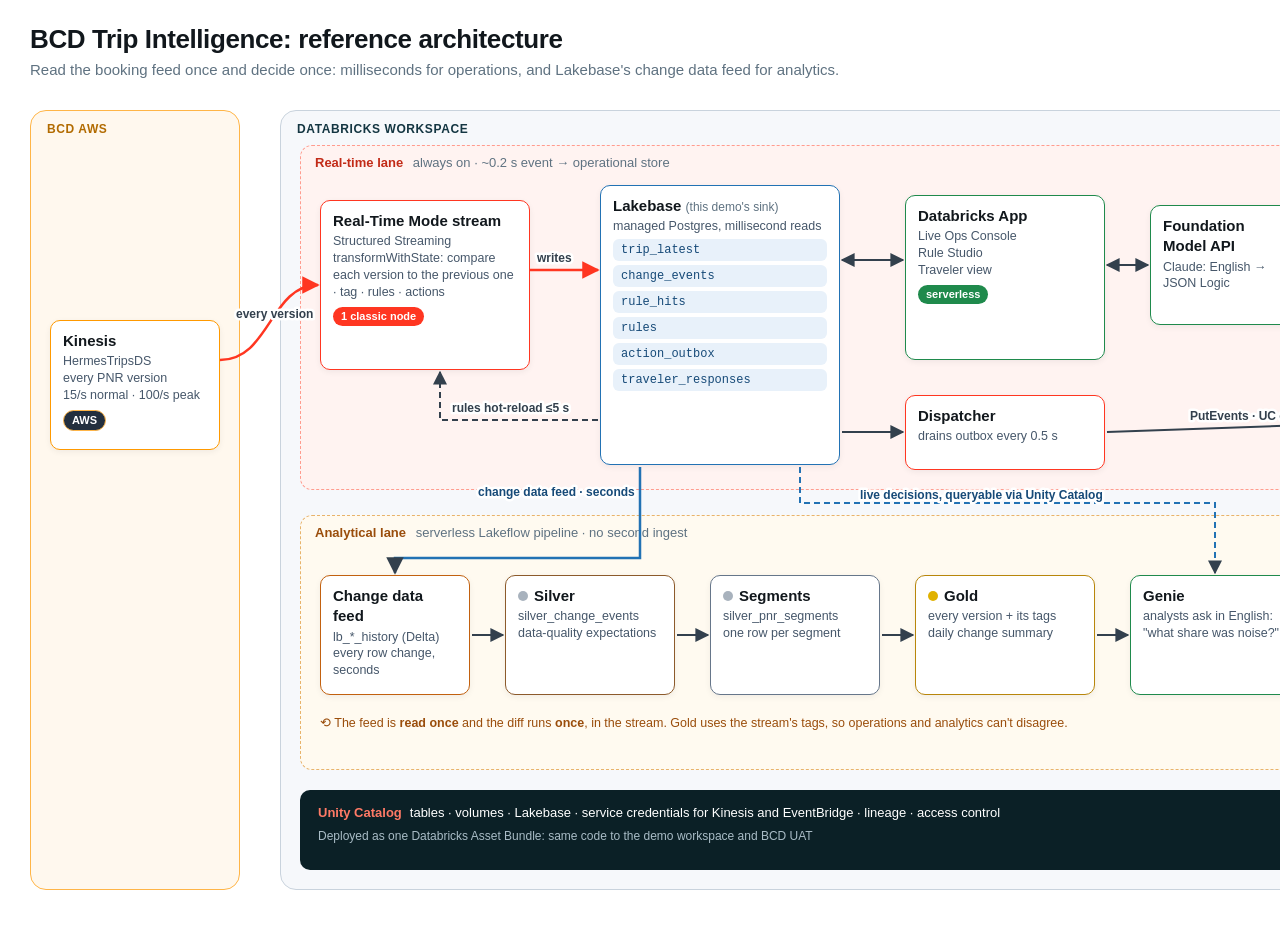
<file: docs/architecture/src/01_overview.html>
<!doctype html>
<html><head><meta charset="utf-8"><style>
  * { box-sizing: border-box; margin: 0; }
  body { width: 1600px; height: 940px; font: 14px/1.35 Inter, -apple-system, "Segoe UI", Roboto, sans-serif; color: #11171c; background: #fff; position: relative; }
  .abs { position: absolute; }
  h1 { position: absolute; left: 30px; top: 22px; font-size: 26px; letter-spacing: -.4px; }
  .lede { position: absolute; left: 30px; top: 60px; color: #5f7281; font-size: 15px; }
  .panel { position: absolute; border-radius: 16px; }
  .panel > .t { position: absolute; left: 16px; top: 10px; font-size: 12px; font-weight: 700; letter-spacing: .6px; text-transform: uppercase; }
  .aws { background: #fff8ee; border: 1.5px solid #ffb547; } .aws > .t { color: #b26b00; }
  .dbx { background: #f6f8fb; border: 1.5px solid #c9d3dd; } .dbx > .t { color: #143642; }
  .band { position: absolute; border-radius: 12px; border: 1.5px dashed; }
  .band > .t { position: absolute; left: 14px; top: 8px; font-size: 13px; font-weight: 700; }
  .band > .t span { font-weight: 500; color: #5f7281; margin-left: 6px; }
  .rt { background: #fff3f1; border-color: #ff9c8f; } .rt > .t { color: #c22a17; }
  .bt { background: #fffaf0; border-color: #e8b36b; } .bt > .t { color: #9a4d0b; }
  .box { position: absolute; background: #fff; border: 1.5px solid #143642; border-radius: 10px; padding: 10px 12px; box-shadow: 0 2px 6px rgba(16,24,40,.06); }
  .box b { display: block; font-size: 15px; margin-bottom: 2px; }
  .box .s { color: #46576a; font-size: 12.5px; }
  .chip { display: inline-block; margin-top: 6px; font-size: 11px; font-weight: 700; padding: 2px 8px; border-radius: 999px; background: #0b2026; color: #fff; }
  .chip.red { background: #ff3621; } .chip.green { background: #1f8a4c; } .chip.blue { background: #2272b4; } .chip.amber { background: #c2610f; } .chip.aws { background: #232f3e; }
  .tbl { display: block; font: 12px ui-monospace, Menlo, monospace; background: #e8f1fa; color: #164a78; border-radius: 6px; padding: 4px 8px; margin-top: 4px; }
  .uc { position: absolute; border-radius: 10px; background: #0b2026; color: #fff; padding: 14px 18px; font-size: 13px; }
  .uc b { color: #ff7a66; margin-right: 8px; }
  .medal { display: inline-block; width: 10px; height: 10px; border-radius: 50%; margin-right: 6px; vertical-align: 0; }
  .facts { position: absolute; background: #fff; border: 1.5px solid #e6eaef; border-radius: 14px; padding: 14px 16px; }
  .facts h3 { font-size: 13px; text-transform: uppercase; letter-spacing: .6px; color: #5f7281; margin-bottom: 8px; }
  .facts div { display: flex; justify-content: space-between; padding: 4px 0; border-bottom: 1px solid #f0f2f5; font-size: 13px; }
  .facts div span:last-child { font-weight: 700; }
  svg { position: absolute; left: 0; top: 0; overflow: visible; }
  .lbl { font-size: 12px; fill: #33404d; font-weight: 600; stroke: #fff; stroke-width: 5px; paint-order: stroke; stroke-linejoin: round; }
</style></head><body>
<h1>BCD Trip Intelligence: reference architecture</h1>
<div class="lede">Read the booking feed once and decide once: milliseconds for operations, and Lakebase's change data feed for analytics.</div>

<!-- left: BCD AWS source -->
<div class="panel aws" style="left:30px;top:110px;width:210px;height:780px"><div class="t">BCD AWS</div></div>
<div class="box" style="left:50px;top:320px;width:170px;height:130px;border-color:#ff9900">
  <b>Kinesis</b><div class="s">HermesTripsDS<br>every PNR version<br>15/s normal · 100/s peak</div><span class="chip aws">AWS</span></div>

<!-- Databricks workspace -->
<div class="panel dbx" style="left:280px;top:110px;width:1060px;height:780px"><div class="t">Databricks workspace</div></div>

<div class="band rt" style="left:300px;top:145px;width:1020px;height:345px"><div class="t">Real-time lane <span>always on · ~0.2 s event → operational store</span></div></div>
<div class="box" style="left:320px;top:200px;width:210px;height:170px;border-color:#ff3621">
  <b>Real-Time Mode stream</b><div class="s">Structured Streaming<br>transformWithState: compare each version to the previous one · tag · rules · actions</div>
  <span class="chip red">1 classic node</span></div>
<div class="box" style="left:600px;top:185px;width:240px;height:280px;border-color:#2272b4">
  <b>Lakebase <span style="font-weight:500;font-size:12px;color:#5f7281">(this demo's sink)</span></b><div class="s">managed Postgres, millisecond reads</div>
  <span class="tbl">trip_latest</span><span class="tbl">change_events</span><span class="tbl">rule_hits</span>
  <span class="tbl">rules</span><span class="tbl">action_outbox</span><span class="tbl">traveler_responses</span></div>
<div class="box" style="left:905px;top:195px;width:200px;height:165px;border-color:#1f8a4c">
  <b>Databricks App</b><div class="s">Live Ops Console<br>Rule Studio<br>Traveler view</div><span class="chip green">serverless</span></div>
<div class="box" style="left:1150px;top:205px;width:150px;height:120px;border-color:#1f8a4c">
  <b>Foundation Model API</b><div class="s">Claude: English → JSON Logic</div></div>
<div class="box" style="left:905px;top:395px;width:200px;height:75px;border-color:#ff3621">
  <b>Dispatcher</b><div class="s">drains outbox every 0.5 s</div></div>

<div class="band bt" style="left:300px;top:515px;width:1020px;height:255px"><div class="t">Analytical lane <span>serverless Lakeflow pipeline · no second ingest</span></div></div>
<div class="box" style="left:320px;top:575px;width:150px;height:120px;border-color:#c2610f">
  <b>Change data feed</b><div class="s">lb_*_history (Delta)<br>every row change, seconds</div></div>
<div class="box" style="left:505px;top:575px;width:170px;height:120px;border-color:#8c5a2b">
  <b><span class="medal" style="background:#a8b2bd"></span>Silver</b><div class="s">silver_change_events<br>data-quality expectations</div></div>
<div class="box" style="left:710px;top:575px;width:170px;height:120px;border-color:#66768a">
  <b><span class="medal" style="background:#a8b2bd"></span>Segments</b><div class="s">silver_pnr_segments<br>one row per segment</div></div>
<div class="box" style="left:915px;top:575px;width:180px;height:120px;border-color:#b8860b">
  <b><span class="medal" style="background:#e0b100"></span>Gold</b><div class="s">every version + its tags<br>daily change summary</div></div>
<div class="box" style="left:1130px;top:575px;width:170px;height:120px;border-color:#1f8a4c">
  <b>Genie</b><div class="s">analysts ask in English:<br>"what share was noise?"</div></div>
<div class="abs" style="left:320px;top:715px;width:980px;font-size:12.5px;color:#9a4d0b">
  ⟲ The feed is <b>read once</b> and the diff runs <b>once</b>, in the stream. Gold uses the stream's tags, so operations and analytics can't disagree.</div>

<div class="uc" style="left:300px;top:790px;width:1020px;height:80px">
  <b>Unity Catalog</b>tables · volumes · Lakebase · service credentials for Kinesis and EventBridge · lineage · access control
  <div style="color:#a9bcc6;margin-top:6px;font-size:12px">Deployed as one Databricks Asset Bundle: same code to the demo workspace and BCD UAT</div></div>

<!-- sink options: Lakebase is one choice, not the only one -->
<div class="facts" style="left:1370px;top:110px;width:200px;height:200px">
  <h3>Sink options</h3>
  <div style="display:block;border:0;font-size:12.5px;line-height:1.45">Real-Time Mode writes to <b>Kafka / MSK / Event Hubs</b> natively, or to <b>any database or API</b> through a ForeachWriter: Lakebase / Postgres (shown), DynamoDB, Redis, HTTP.<br><span style="color:#5f7281">Not a sink: Delta, Kinesis.</span></div>
</div>

<!-- right: BCD AWS targets -->
<div class="panel aws" style="left:1370px;top:330px;width:200px;height:250px"><div class="t">BCD AWS</div></div>
<div class="box" style="left:1390px;top:385px;width:160px;height:75px;border-color:#ff9900"><b>EventBridge</b><div class="s">PutEvents</div></div>
<div class="box" style="left:1390px;top:495px;width:160px;height:70px;border-color:#ff9900"><b>Lambdas · APIs</b><div class="s">seat, notify, rebook</div></div>

<div class="facts" style="left:1370px;top:610px;width:200px;height:280px">
  <h3>Measured</h3>
  <div><span>Peak rate</span><span>100/s</span></div>
  <div><span>Detect p50</span><span>73 ms</span></div>
  <div><span>Detect p95</span><span>109 ms</span></div>
  <div><span>In Lakebase p50</span><span>~0.2 s</span></div>
  <div><span>New rule live</span><span>~5 s</span></div>
  <div><span>Noise filtered</span><span>~85%</span></div>
  <div style="border:0"><span>RTM compute</span><span>1 node</span></div>
</div>

<svg width="1600" height="940">
  <defs>
    <marker id="a" viewBox="0 0 10 10" refX="9" refY="5" markerWidth="7" markerHeight="7" orient="auto-start-reverse"><path d="M0,0 L10,5 L0,10 z" fill="#33404d"/></marker>
    <marker id="ar" viewBox="0 0 10 10" refX="9" refY="5" markerWidth="7" markerHeight="7" orient="auto-start-reverse"><path d="M0,0 L10,5 L0,10 z" fill="#ff3621"/></marker>
  </defs>
  <g fill="none" stroke="#33404d" stroke-width="2">
    <path d="M220 360 C 270 360, 270 285, 318 285" stroke="#ff3621" stroke-width="2.5" marker-end="url(#ar)"/>
    <path d="M530 270 L 598 270" stroke="#ff3621" stroke-width="2.5" marker-end="url(#ar)"/>
    <path d="M598 420 L 440 420 L 440 372" stroke-dasharray="6 4" marker-end="url(#a)"/>
    <path d="M842 260 L 903 260" marker-start="url(#a)" marker-end="url(#a)"/>
    <path d="M1107 265 L 1148 265" marker-start="url(#a)" marker-end="url(#a)"/>
    <path d="M842 432 L 903 432" marker-end="url(#a)"/>
    <path d="M1107 432 L 1388 422" marker-end="url(#a)"/>
    <path d="M1470 462 L 1470 493" marker-end="url(#a)"/>
    <path d="M472 635 L 503 635" marker-end="url(#a)"/>
    <path d="M677 635 L 708 635" marker-end="url(#a)"/>
    <path d="M882 635 L 913 635" marker-end="url(#a)"/>
    <path d="M1097 635 L 1128 635" marker-end="url(#a)"/>
    <path d="M640 467 L 640 558 L 395 558 L 395 573" stroke="#2272b4" stroke-width="2.5" marker-end="url(#a)"/>
    <path d="M800 467 L 800 503 L 1215 503 L 1215 573" stroke="#2272b4" stroke-dasharray="6 4" marker-end="url(#a)"/>
  </g>
  <text class="lbl" x="236" y="318">every version</text>
  <text class="lbl" x="537" y="262">writes</text>
  <text class="lbl" x="452" y="412">rules hot-reload ≤5 s</text>
  <text class="lbl" x="1190" y="420">PutEvents · UC credential</text>
  <text class="lbl" x="860" y="499" style="fill:#164a78">live decisions, queryable via Unity Catalog</text>
  <text class="lbl" x="478" y="496" style="fill:#164a78">change data feed · seconds</text>
</svg>
</body></html>
</file>
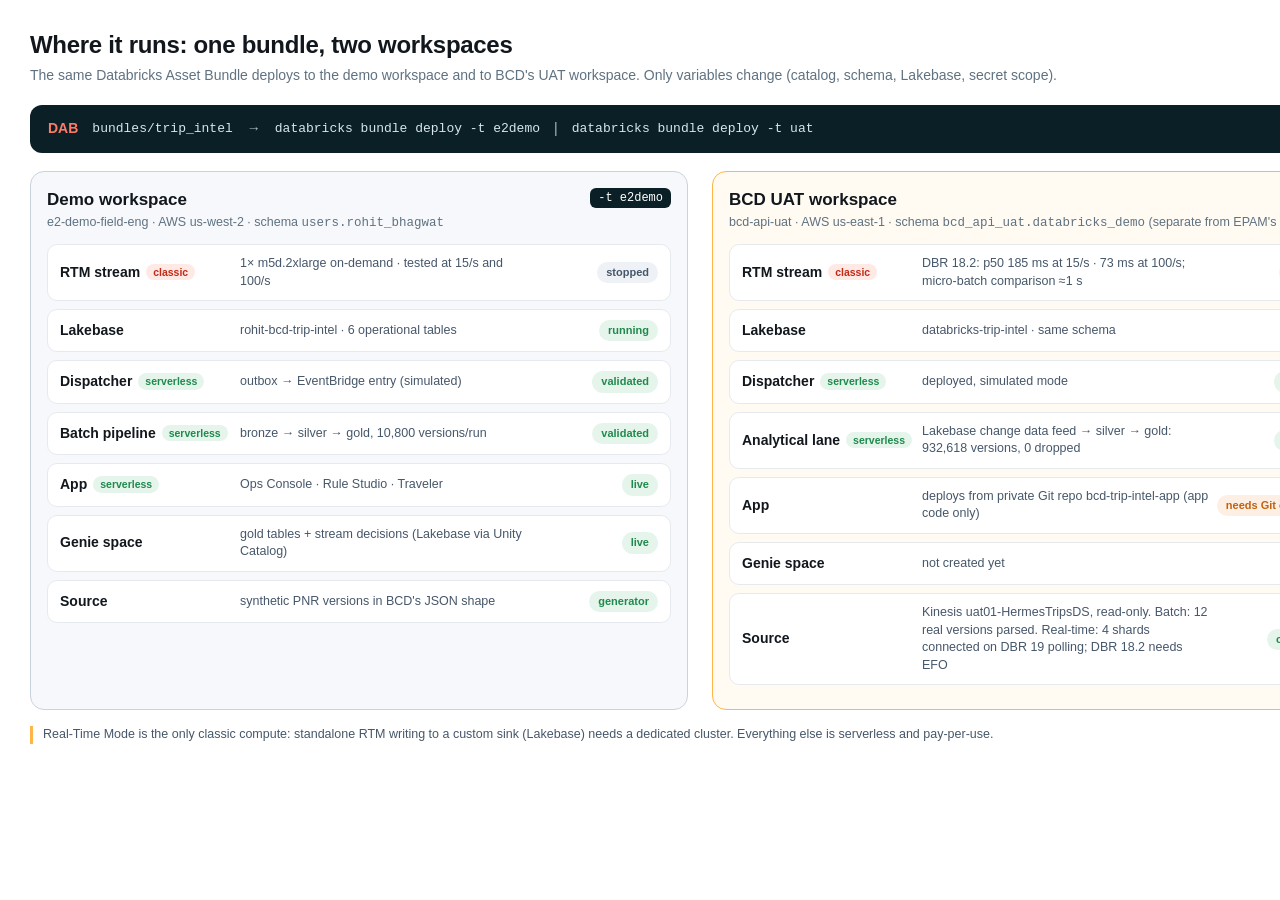
<file: docs/architecture/src/07_deployment.html>
<!doctype html>
<html><head><meta charset="utf-8"><style>
  * { box-sizing: border-box; margin: 0; }
  body { width: 1400px; font: 14px/1.4 Inter, -apple-system, "Segoe UI", Roboto, sans-serif; color: #11171c; background: #fff; padding: 28px 30px 30px; }
  h1 { font-size: 24px; letter-spacing: -.3px; } .lede { color: #5f7281; margin: 4px 0 20px; }
  .bundle { display: flex; align-items: center; gap: 14px; background: #0b2026; color: #fff; border-radius: 12px; padding: 14px 18px; }
  .bundle b { color: #ff7a66; } .bundle code { font: 13px ui-monospace, Menlo, monospace; color: #d7e6ee; }
  .forks { display: grid; grid-template-columns: 1fr 1fr; gap: 24px; margin-top: 18px; position: relative; }
  .ws { border: 1.5px solid #c9d3dd; border-radius: 14px; padding: 16px; background: #f6f8fb; }
  .ws.uat { border-color: #ffb547; background: #fffaf2; }
  .ws h2 { font-size: 17px; } .ws .meta { color: #5f7281; font-size: 12.5px; margin: 2px 0 12px; }
  .ws .target { float: right; font: 12px ui-monospace, Menlo, monospace; background: #0b2026; color: #fff; padding: 3px 8px; border-radius: 6px; }
  .row { display: grid; grid-template-columns: 170px 1fr 120px; align-items: center; gap: 10px; background: #fff; border: 1px solid #e6eaef;
    border-radius: 10px; padding: 10px 12px; margin-bottom: 8px; }
  .row .what { font-weight: 700; } .row .det { color: #46576a; font-size: 12.5px; }
  .st { justify-self: end; font-size: 11px; font-weight: 700; padding: 3px 9px; border-radius: 999px; white-space: nowrap; }
  .ok { background: #e6f5ec; color: #1f8a4c; } .off { background: #eef1f5; color: #46576a; }
  .blk { background: #fde7eb; color: #d6304f; } .todo { background: #fdefe3; color: #c2610f; }
  .c { display: inline-block; font-size: 10.5px; font-weight: 700; padding: 1px 7px; border-radius: 999px; margin-left: 6px; vertical-align: 1px; }
  .classic { background: #ffe9e5; color: #c22a17; } .sl { background: #e6f5ec; color: #1f8a4c; }
  .note { margin-top: 16px; font-size: 12.5px; color: #46576a; border-left: 3px solid #ffb547; padding-left: 10px; }
</style></head><body>
<h1>Where it runs: one bundle, two workspaces</h1>
<div class="lede">The same Databricks Asset Bundle deploys to the demo workspace and to BCD's UAT workspace. Only variables change (catalog, schema, Lakebase, secret scope).</div>
<div class="bundle"><b>DAB</b><code>bundles/trip_intel</code><span style="color:#a9bcc6">→</span>
  <code>databricks bundle deploy -t e2demo</code><span style="color:#a9bcc6">|</span><code>databricks bundle deploy -t uat</code></div>
<div class="forks">
  <div class="ws">
    <span class="target">-t e2demo</span><h2>Demo workspace</h2>
    <div class="meta">e2-demo-field-eng · AWS us-west-2 · schema <code>users.rohit_bhagwat</code></div>
    <div class="row"><span class="what">RTM stream<span class="c classic">classic</span></span><span class="det">1× m5d.2xlarge on-demand · tested at 15/s and 100/s</span><span class="st off">stopped</span></div>
    <div class="row"><span class="what">Lakebase</span><span class="det">rohit-bcd-trip-intel · 6 operational tables</span><span class="st ok">running</span></div>
    <div class="row"><span class="what">Dispatcher<span class="c sl">serverless</span></span><span class="det">outbox → EventBridge entry (simulated)</span><span class="st ok">validated</span></div>
    <div class="row"><span class="what">Batch pipeline<span class="c sl">serverless</span></span><span class="det">bronze → silver → gold, 10,800 versions/run</span><span class="st ok">validated</span></div>
    <div class="row"><span class="what">App<span class="c sl">serverless</span></span><span class="det">Ops Console · Rule Studio · Traveler</span><span class="st ok">live</span></div>
    <div class="row"><span class="what">Genie space</span><span class="det">gold tables + stream decisions (Lakebase via Unity Catalog)</span><span class="st ok">live</span></div>
    <div class="row"><span class="what">Source</span><span class="det">synthetic PNR versions in BCD's JSON shape</span><span class="st ok">generator</span></div>
  </div>
  <div class="ws uat">
    <span class="target">-t uat</span><h2>BCD UAT workspace</h2>
    <div class="meta">bcd-api-uat · AWS us-east-1 · schema <code>bcd_api_uat.databricks_demo</code> (separate from EPAM's tables)</div>
    <div class="row"><span class="what">RTM stream<span class="c classic">classic</span></span><span class="det">DBR 18.2: p50 185 ms at 15/s · 73 ms at 100/s; micro-batch comparison ≈1 s</span><span class="st off">stopped</span></div>
    <div class="row"><span class="what">Lakebase</span><span class="det">databricks-trip-intel · same schema</span><span class="st ok">running</span></div>
    <div class="row"><span class="what">Dispatcher<span class="c sl">serverless</span></span><span class="det">deployed, simulated mode</span><span class="st ok">deployed</span></div>
    <div class="row"><span class="what">Analytical lane<span class="c sl">serverless</span></span><span class="det">Lakebase change data feed → silver → gold: 932,618 versions, 0 dropped</span><span class="st ok">validated</span></div>
    <div class="row"><span class="what">App</span><span class="det">deploys from private Git repo bcd-trip-intel-app (app code only)</span><span class="st todo">needs Git credential</span></div>
    <div class="row"><span class="what">Genie space</span><span class="det">not created yet</span><span class="st todo">to do</span></div>
    <div class="row"><span class="what">Source</span><span class="det">Kinesis uat01-HermesTripsDS, read-only. Batch: 12 real versions parsed. Real-time: 4 shards connected on DBR 19 polling; DBR 18.2 needs EFO</span><span class="st ok">connected</span></div>
  </div>
</div>
<div class="note">Real-Time Mode is the only classic compute: standalone RTM writing to a custom sink (Lakebase) needs a dedicated cluster.
Everything else is serverless and pay-per-use.</div>
</body></html>
</file>
